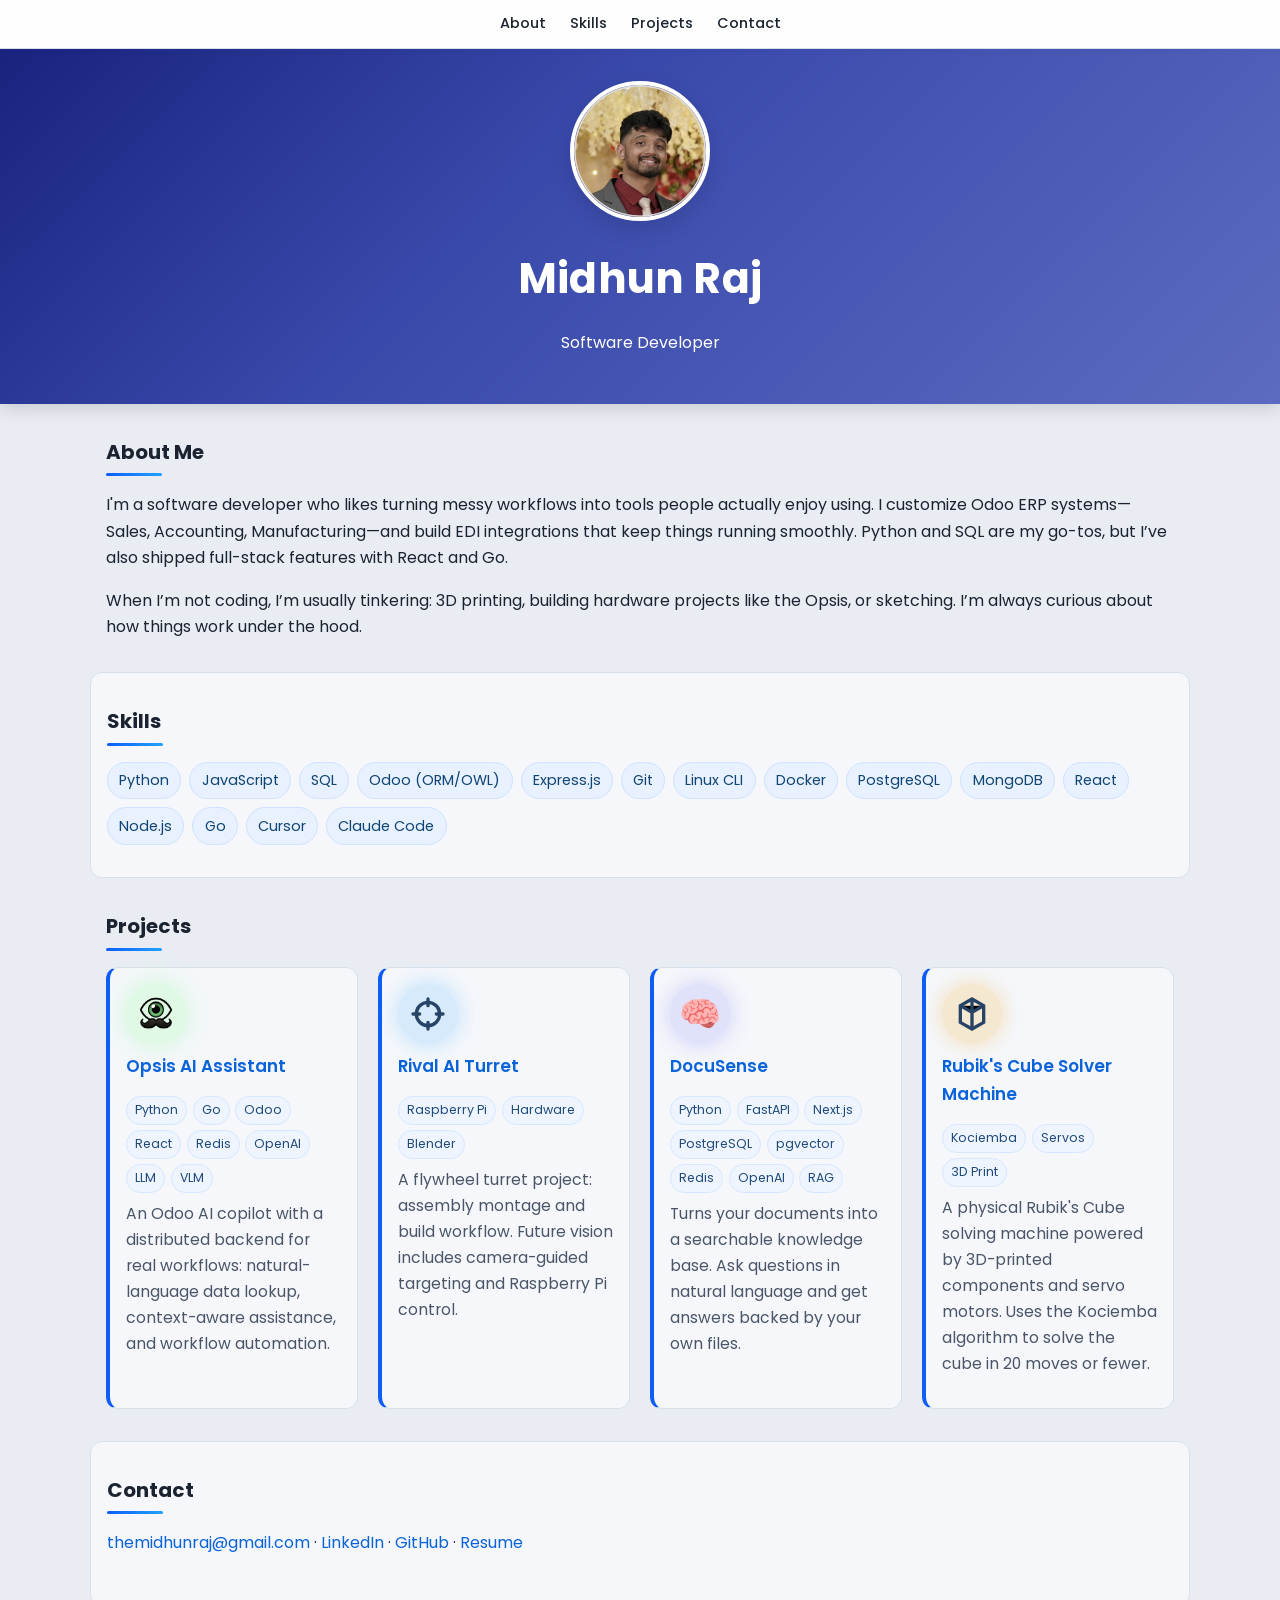
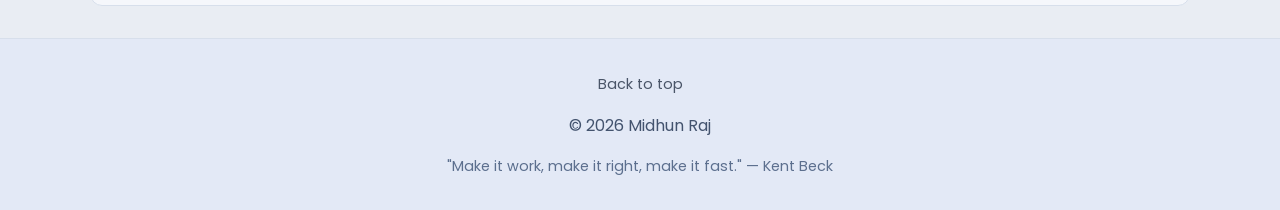
<file: index.html>
<!-- index.html -->
<!DOCTYPE html>
<html lang="en">
<head>
  <meta charset="UTF-8" />
  <base href="https://themidhunraj.github.io/midhun-raj/">
  <meta name="viewport" content="width=device-width, initial-scale=1.0" />
  <title>Midhun Raj | Software Developer</title>
  <link rel="icon" href="pfp.png">
  <meta name="description" content="Python, Odoo, and practical engineering projects." />
  <meta property="og:title" content="Midhun Raj — Software Developer">
  <meta property="og:description" content="Python, Odoo, and practical engineering projects.">
  <meta property="og:image" content="pfp.png">
  <meta name="theme-color" content="#0E5DF6">
  <link rel="stylesheet" href="style.css" />
  <link rel="preconnect" href="https://fonts.googleapis.com">
  <link href="https://fonts.googleapis.com/css2?family=Poppins:wght@300;400;600;700&display=swap" rel="stylesheet">
</head>
<body>
  <nav class="main-nav">
    <a href="#about">About</a>
    <a href="#skills">Skills</a>
    <a href="#projects">Projects</a>
    <a href="#contact">Contact</a>
  </nav>
  <header>
    <img src="pfp.png" alt="Profile Picture" class="profile-pic" loading="lazy" />
    <h1>Midhun Raj</h1>
    <p>Software Developer</p>
  </header>

  <section id="about" class="about">
    <h2>About Me</h2>
    <p>
      I'm a software developer who likes turning messy workflows into tools people actually enjoy using. I customize Odoo ERP systems—Sales, Accounting, Manufacturing—and build EDI integrations that keep things running smoothly. Python and SQL are my go-tos, but I’ve also shipped full-stack features with React and Go.
    </p>
    <p>
      When I’m not coding, I’m usually tinkering: 3D printing, building hardware projects like the Opsis, or sketching. I’m always curious about how things work under the hood.
    </p>
  </section>
  
  <section id="skills" class="skills">
    <h2>Skills</h2>
    <div class="skill-badges">
      <span>Python</span>
      <span>JavaScript</span>
      <span>SQL</span>
      <span>Odoo (ORM/OWL)</span>
      <span>Express.js</span>
      <span>Git</span>
      <span>Linux CLI</span>
      <span>Docker</span>
      <span>PostgreSQL</span>
      <span>MongoDB</span>
      <span>React</span>
      <span>Node.js</span>
      <span>Go</span>
      <span>Cursor</span>
      <span>Claude Code</span>
    </div>
  </section>

  <section id="projects" class="projects">
    <h2>Projects</h2>
    <div class="project-cards">
      <a class="card" href="https://opsis-demo.com/web" target="_blank" rel="noopener" aria-label="View Opsis AI Assistant project">
        <div class="icon-ring opsis"><img src="opsis_eye.png" alt="Opsis logo" class="card-icon" loading="lazy" /></div>
        <h3>Opsis AI Assistant</h3>
        <div class="tags"><span class="tag">Python</span><span class="tag">Go</span><span class="tag">Odoo</span><span class="tag">React</span><span class="tag">Redis</span><span class="tag">OpenAI</span><span class="tag">LLM</span><span class="tag">VLM</span></div>
        <p>An Odoo AI copilot with a distributed backend for real workflows: natural-language data lookup, context-aware assistance, and workflow automation.</p>
      </a>

      <a class="card" href="https://drive.google.com/file/d/1YmN2F2j3p-Ona-4RtJs8YWP49kPlDY98/view?usp=drive_link" target="_blank" rel="noopener" aria-label="View Rival AI Turret project">
        <div class="icon-ring blue">
          <svg viewBox="0 0 24 24" class="card-icon" aria-hidden="true">
            <circle cx="12" cy="12" r="7" fill="none" stroke="currentColor" stroke-width="2"/>
            <path d="M12 3v4M12 17v4M3 12h4M17 12h4" stroke="currentColor" stroke-width="2" stroke-linecap="round"/>
          </svg>
        </div>
        <h3>Rival AI Turret</h3>
        <div class="tags"><span class="tag">Raspberry Pi</span><span class="tag">Hardware</span><span class="tag">Blender</span></div>
        <p>A flywheel turret project: assembly montage and build workflow. Future vision includes camera-guided targeting and Raspberry Pi control.</p>
      </a>

      <a class="card" href="https://github.com/themidhunraj/docusense-rag" target="_blank" rel="noopener" aria-label="View DocuSense project on GitHub">
        <div class="icon-ring indigo"><img src="brain.png" alt="DocuSense" class="card-icon" loading="lazy" /></div>
        <h3>DocuSense</h3>
        <div class="tags"><span class="tag">Python</span><span class="tag">FastAPI</span><span class="tag">Next.js</span><span class="tag">PostgreSQL</span><span class="tag">pgvector</span><span class="tag">Redis</span><span class="tag">OpenAI</span><span class="tag">RAG</span></div>
        <p>Turns your documents into a searchable knowledge base. Ask questions in natural language and get answers backed by your own files.</p>
      </a>

      <a class="card" href="https://github.com/themidhunraj/rubiks_cube_solver" target="_blank" rel="noopener" aria-label="View Rubik's Cube Solver on GitHub">
        <div class="icon-ring orange">
          <svg viewBox="0 0 24 24" class="card-icon" aria-hidden="true">
            <path d="M12 3l7 4v10l-7 4-7-4V7l7-4z" fill="none" stroke="currentColor" stroke-width="2"/>
            <path d="M12 3v18M5 7l7 4 7-4" stroke="currentColor" stroke-width="2"/>
          </svg>
        </div>
        <h3>Rubik's Cube Solver Machine</h3>
        <div class="tags"><span class="tag">Kociemba</span><span class="tag">Servos</span><span class="tag">3D Print</span></div>
        <p>A physical Rubik's Cube solving machine powered by 3D-printed components and servo motors. Uses the Kociemba algorithm to solve the cube in 20 moves or fewer.</p>
      </a>
    </div>
  </section>

  <section id="contact" class="contact">
    <h2>Contact</h2>
    <p>
      <a href="mailto:themidhunraj@gmail.com">themidhunraj@gmail.com</a>
      · <a href="https://www.linkedin.com/in/midhun-raj-4016b7227" target="_blank" rel="noopener">LinkedIn</a>
      · <a href="https://github.com/themidhunraj" target="_blank" rel="noopener">GitHub</a>
      · <a href="resume.html">Resume</a>
    </p>
  </section>

  <footer>
    <p><a href="#" class="back-to-top">Back to top</a></p>
    <p>&copy; <span id="year"></span> Midhun Raj</p>
    <p class="quote">"Make it work, make it right, make it fast." — Kent Beck</p>
  </footer>

  <script>
    document.getElementById('year').textContent = new Date().getFullYear();
  </script>
</body>
</html>
</file>
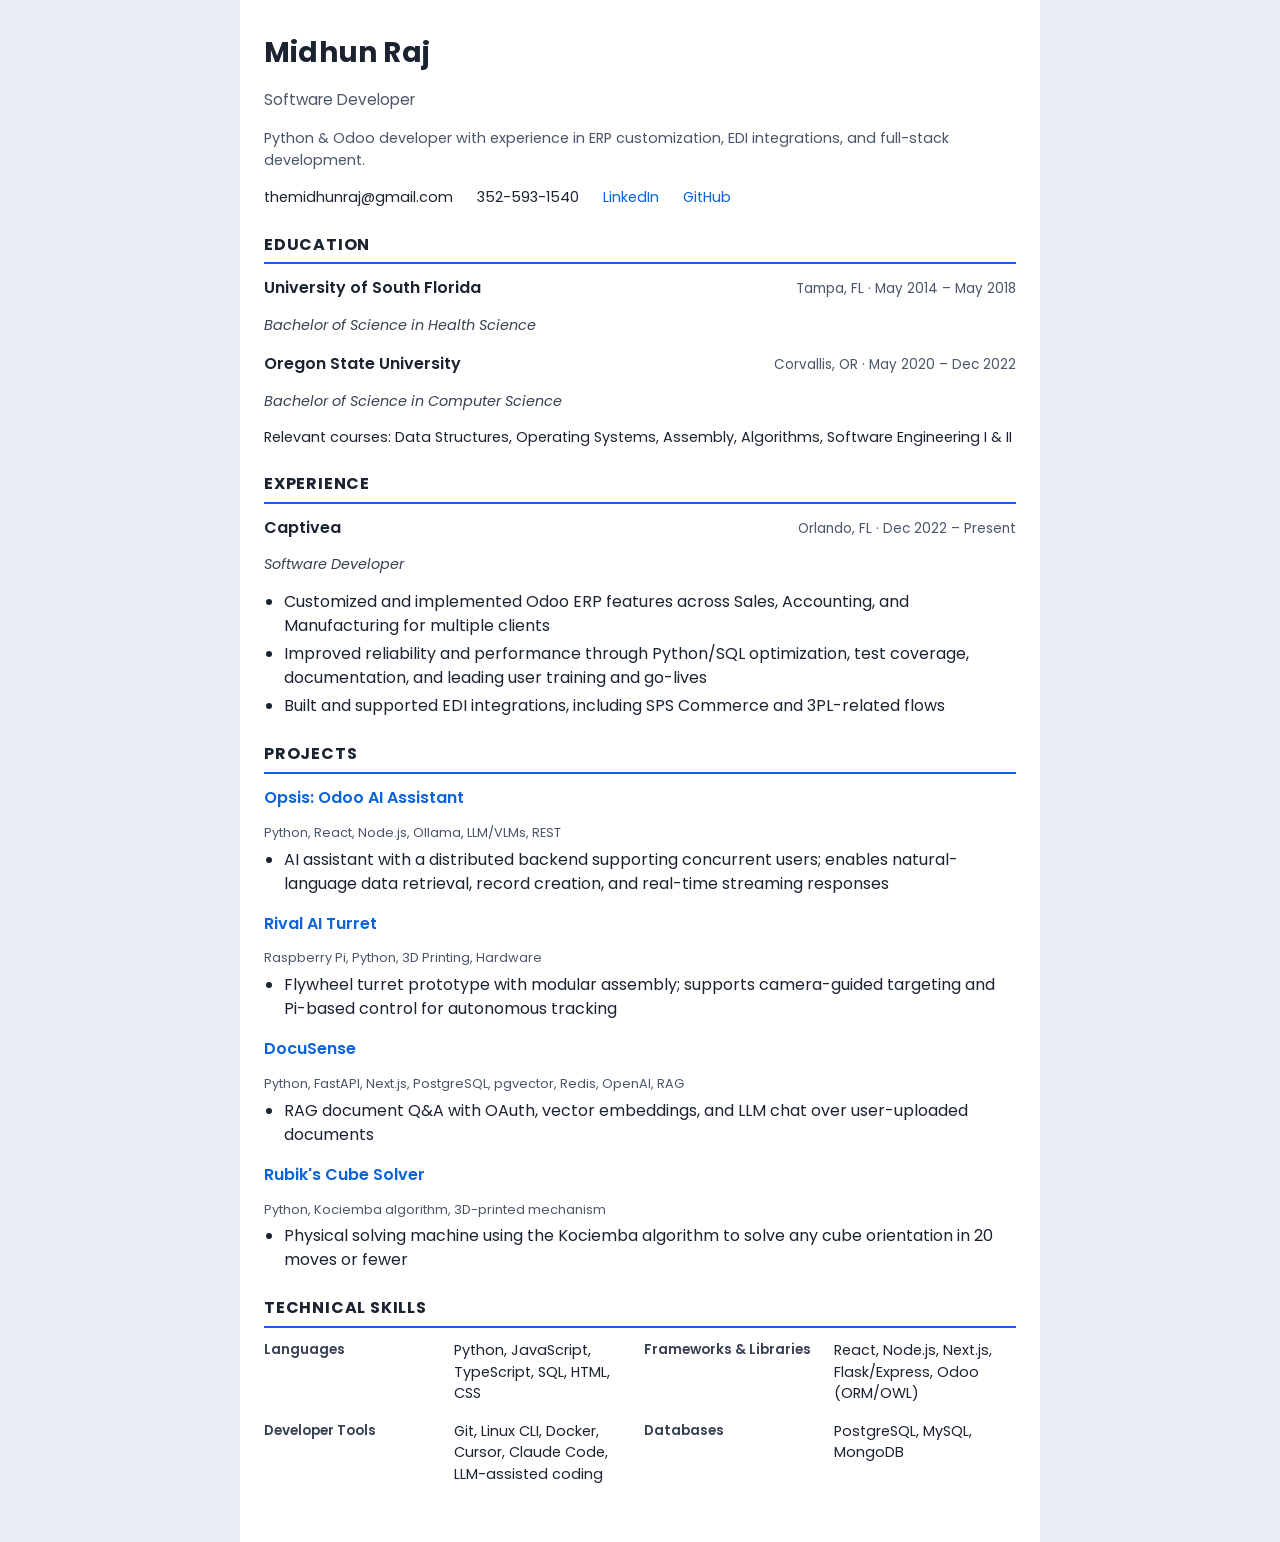
<file: resume.html>
<!-- resume.html -->
<!DOCTYPE html>
<html lang="en">
<head>
  <meta charset="UTF-8" />
  <base href="https://themidhunraj.github.io/midhun-raj/">
  <meta name="viewport" content="width=device-width, initial-scale=1.0" />
  <title>Midhun Raj | Resume</title>
  <link rel="stylesheet" href="style.css" />
  <link href="https://fonts.googleapis.com/css2?family=Poppins:wght@300;400;600;700&display=swap" rel="stylesheet">
  <style>
    /* Resume-specific styles */
    .resume-page {
      max-width: 800px;
      margin: 0 auto;
      padding: 2rem 1.5rem;
      background: #fff;
      color: #1b2330;
      font-family: 'Poppins', system-ui, sans-serif;
      line-height: 1.5;
    }
    .resume-page h1 {
      font-size: 1.75rem;
      margin: 0 0 0.25rem;
      font-weight: 700;
    }
    .resume-page .subtitle {
      font-size: 0.95rem;
      color: #4a5568;
      margin-bottom: 1rem;
    }
    .resume-page .contact-row {
      display: flex;
      flex-wrap: wrap;
      gap: 0.5rem 1.5rem;
      font-size: 0.9rem;
      margin-bottom: 1.5rem;
    }
    .resume-page .contact-row a {
      color: #0b63d9;
      text-decoration: none;
    }
    .resume-page .contact-row a:hover { text-decoration: underline; }
    .resume-page h2 {
      font-size: 1rem;
      font-weight: 700;
      text-transform: uppercase;
      letter-spacing: 0.05em;
      border-bottom: 2px solid #0E5DF6;
      padding-bottom: 0.35rem;
      margin: 1.5rem 0 0.75rem;
    }
    .resume-page .entry {
      margin-bottom: 1rem;
    }
    .resume-page .entry-header {
      display: flex;
      justify-content: space-between;
      align-items: baseline;
      flex-wrap: wrap;
      gap: 0.25rem;
    }
    .resume-page .entry-title { font-weight: 600; font-size: 1rem; }
    .resume-page a.entry-title { color: #0b63d9; text-decoration: none; }
    .resume-page a.entry-title:hover { text-decoration: underline; }
    .resume-page .entry-meta {
      font-size: 0.85rem;
      color: #4a5568;
    }
    .resume-page .entry-sub { font-style: italic; font-size: 0.9rem; color: #374151; }
    .resume-page ul {
      margin: 0.35rem 0 0;
      padding-left: 1.25rem;
    }
    .resume-page li { margin-bottom: 0.25rem; }
    .resume-page .skills-grid {
      display: grid;
      grid-template-columns: repeat(auto-fill, minmax(180px, 1fr));
      gap: 0.5rem;
      margin-top: 0.5rem;
    }
    .resume-page .skills-grid dt {
      font-weight: 600;
      font-size: 0.85rem;
      color: #374151;
    }
    .resume-page .skills-grid dd {
      margin: 0 0 0.5rem;
      font-size: 0.9rem;
    }
    .resume-page .project-tags {
      font-size: 0.8rem;
      color: #4a5568;
      margin-bottom: 0.25rem;
    }
    @media print {
      .resume-page { padding: 1rem; }
      .resume-page h2 { margin-top: 1rem; }
      body { background: #fff; }
    }
  </style>
</head>
<body>
  <main class="resume-page">
    <h1>Midhun Raj</h1>
    <p class="subtitle">Software Developer</p>
    <p style="margin: 0 0 1rem; font-size: 0.9rem; color: #4a5568;">Python & Odoo developer with experience in ERP customization, EDI integrations, and full-stack development.</p>
    <div class="contact-row">
      <span>themidhunraj@gmail.com</span>
      <span>352-593-1540</span>
      <a href="https://www.linkedin.com/in/midhun-raj-4016b7227" target="_blank" rel="noopener">LinkedIn</a>
      <a href="https://github.com/themidhunraj" target="_blank" rel="noopener">GitHub</a>
    </div>

    <h2>Education</h2>
    <div class="entry">
      <div class="entry-header">
        <span class="entry-title">University of South Florida</span>
        <span class="entry-meta">Tampa, FL · May 2014 – May 2018</span>
      </div>
      <p class="entry-sub">Bachelor of Science in Health Science</p>
    </div>
    <div class="entry">
      <div class="entry-header">
        <span class="entry-title">Oregon State University</span>
        <span class="entry-meta">Corvallis, OR · May 2020 – Dec 2022</span>
      </div>
      <p class="entry-sub">Bachelor of Science in Computer Science</p>
      <p style="margin: 0.25rem 0 0; font-size: 0.9rem;">Relevant courses: Data Structures, Operating Systems, Assembly, Algorithms, Software Engineering I & II</p>
    </div>

    <h2>Experience</h2>
    <div class="entry">
      <div class="entry-header">
        <span class="entry-title">Captivea</span>
        <span class="entry-meta">Orlando, FL · Dec 2022 – Present</span>
      </div>
      <p class="entry-sub">Software Developer</p>
      <ul>
        <li>Customized and implemented Odoo ERP features across Sales, Accounting, and Manufacturing for multiple clients</li>
        <li>Improved reliability and performance through Python/SQL optimization, test coverage, documentation, and leading user training and go-lives</li>
        <li>Built and supported EDI integrations, including SPS Commerce and 3PL-related flows</li>
      </ul>
    </div>

    <h2>Projects</h2>
    <div class="entry">
      <div class="entry-header">
        <a href="https://opsis-demo.com/web" target="_blank" rel="noopener" class="entry-title">Opsis: Odoo AI Assistant</a>
      </div>
      <p class="project-tags">Python, React, Node.js, Ollama, LLM/VLMs, REST</p>
      <ul>
        <li>AI assistant with a distributed backend supporting concurrent users; enables natural-language data retrieval, record creation, and real-time streaming responses</li>
      </ul>
    </div>
    <div class="entry">
      <div class="entry-header">
        <a href="https://drive.google.com/file/d/1YmN2F2j3p-Ona-4RtJs8YWP49kPlDY98/view?usp=drive_link" target="_blank" rel="noopener" class="entry-title">Rival AI Turret</a>
      </div>
      <p class="project-tags">Raspberry Pi, Python, 3D Printing, Hardware</p>
      <ul>
        <li>Flywheel turret prototype with modular assembly; supports camera-guided targeting and Pi-based control for autonomous tracking</li>
      </ul>
    </div>
    <div class="entry">
      <div class="entry-header">
        <a href="https://github.com/themidhunraj/docusense-rag" target="_blank" rel="noopener" class="entry-title">DocuSense</a>
      </div>
      <p class="project-tags">Python, FastAPI, Next.js, PostgreSQL, pgvector, Redis, OpenAI, RAG</p>
      <ul>
        <li>RAG document Q&A with OAuth, vector embeddings, and LLM chat over user-uploaded documents</li>
      </ul>
    </div>
    <div class="entry">
      <div class="entry-header">
        <a href="https://github.com/themidhunraj/rubiks_cube_solver" target="_blank" rel="noopener" class="entry-title">Rubik's Cube Solver</a>
      </div>
      <p class="project-tags">Python, Kociemba algorithm, 3D-printed mechanism</p>
      <ul>
        <li>Physical solving machine using the Kociemba algorithm to solve any cube orientation in 20 moves or fewer</li>
      </ul>
    </div>

    <h2>Technical Skills</h2>
    <dl class="skills-grid">
      <dt>Languages</dt>
      <dd>Python, JavaScript, TypeScript, SQL, HTML, CSS</dd>
      <dt>Frameworks & Libraries</dt>
      <dd>React, Node.js, Next.js, Flask/Express, Odoo (ORM/OWL)</dd>
      <dt>Developer Tools</dt>
      <dd>Git, Linux CLI, Docker, Cursor, Claude Code, LLM-assisted coding</dd>
      <dt>Databases</dt>
      <dd>PostgreSQL, MySQL, MongoDB</dd>
    </dl>
  </main>
</body>
</html>
</file>
<file: style.css>
:root{
  --bg-1:#e9edf3;   /* page background: soft slate */
  --bg-2:#f5f7fb;   /* cards/alt sections: muted light */
  --ink:#1b2330;
  --muted:#4a5568;
  --accent-1:#0E5DF6;
  --accent-2:#22A2FF;
  --border:#d7dfeb;
  --chip-bg:#e8f1ff;
  --chip-border:#cfe2ff;
}

*{box-sizing:border-box}
html{scroll-behavior:smooth}
html,body{height:100%}
body{
  font-family:'Poppins',system-ui,-apple-system,Segoe UI,Roboto,Arial,sans-serif;
  margin:0;
  color:var(--ink);
  background:var(--bg-1);
  line-height:1.65;
  -webkit-font-smoothing:antialiased;
  -moz-osx-font-smoothing:grayscale;
}

h1,h2,h3{margin:0 0 .6rem}
h1{font-size:clamp(2rem,1.4rem + 2vw,2.6rem);letter-spacing:.2px}
h2{font-size:1.25rem}
h3{font-size:1.06rem}

a{color:#0b63d9;text-decoration:none}
a:hover{text-decoration:underline}

.main-nav{
  position:sticky;
  top:0;
  z-index:100;
  display:flex;
  justify-content:center;
  gap:1.5rem;
  padding:.75rem 1rem;
  background:rgba(255,255,255,.95);
  backdrop-filter:blur(8px);
  border-bottom:1px solid var(--border);
  box-shadow:0 1px 8px rgba(0,0,0,.04)
}
.main-nav a{
  font-size:.9rem;
  font-weight:500;
  color:var(--ink)
}
.main-nav a:hover{color:var(--accent-1);text-decoration:none}

header{
  background:linear-gradient(135deg,#1a237e 0%,#3949ab 40%,#5c6bc0 100%);
  color:#fff;
  padding:2rem 0;
  text-align:center;
  box-shadow:0 4px 18px rgba(0,0,0,.15);
}
.profile-pic{
  width:140px;height:140px;border-radius:50%;
  object-fit:cover;margin:0 auto 1rem;border:4px solid #fff;
  box-shadow:0 8px 22px rgba(0,0,0,.12);
}

section{
  max-width:1100px;
  margin:2rem auto;
  padding:0 1rem;
  opacity:0;transform:translateY(22px);
  animation:fadeIn .5s ease-out forwards;animation-delay:.12s;
}
section:nth-of-type(even){
  background:var(--bg-2);
  border:1px solid var(--border);
  padding:2rem 1rem;
  border-radius:12px;
}

.about h2,.skills h2,.projects h2,.contact h2{
  position:relative;padding-bottom:.45rem
}
.about h2::after,.skills h2::after,.projects h2::after,.contact h2::after{
  content:"";position:absolute;left:0;bottom:0;width:56px;height:3px;
  background:linear-gradient(90deg,var(--accent-1),var(--accent-2));
  border-radius:3px
}

@keyframes fadeIn{to{opacity:1;transform:none}}

.skill-badges{
  display:flex;flex-wrap:wrap;gap:.5rem;margin-top:1rem
}
.skill-badges span{
  background:var(--chip-bg);
  border:1px solid var(--chip-border);
  color:#0f4473;
  padding:.38rem .7rem;
  border-radius:999px;
  font-size:.9rem;
  white-space:nowrap
}

.project-cards{
  display:grid;
  grid-template-columns:repeat(4,minmax(220px,1fr));
  gap:1.25rem;margin-top:1rem
}
@media (max-width:1100px){.project-cards{grid-template-columns:repeat(2,minmax(260px,1fr))}}
@media (max-width:620px){.project-cards{grid-template-columns:1fr}}

.card{
  display:flex;flex-direction:column;
  background:var(--bg-2);
  border:1px solid var(--border);
  border-left:4px solid var(--accent-1);
  border-radius:12px;
  padding:1rem;
  color:inherit;
  text-decoration:none;
  transition:transform .16s ease,box-shadow .16s ease,border-color .16s ease,background .16s ease
}
.card:hover{
  transform:translateY(-3px);
  box-shadow:0 10px 22px rgba(13,71,161,.10);
  border-color:#5aa4ff;
  background:#f1f4fa;
}
.card:focus-visible{
  outline:3px solid rgba(14,93,246,.35);outline-offset:2px;border-radius:12px
}
.card h3{color:#0b63d9;font-weight:600}
.card p{color:var(--muted);font-size:.98rem;margin-top:.35rem}

.tags{display:flex;flex-wrap:wrap;gap:.35rem;margin:.35rem 0 .2rem}
.tag{
  font-size:.78rem;padding:.18rem .5rem;border-radius:999px;
  background:#eef5ff;color:#204a7a;border:1px solid #d6e7ff
}

.card-icon,.card img.card-icon{width:40px;height:40px;color:#274466}
.icon-ring{
  width:60px;height:60px;border-radius:50%;
  display:grid;place-items:center;margin-bottom:.6rem;
  background:rgba(12,190,120,.12);
  box-shadow:0 0 22px rgba(12,190,120,.28)
}
.icon-ring.opsis{background:rgba(124,255,123,.18);box-shadow:0 0 26px rgba(124,255,123,.34)}
.icon-ring.blue{background:rgba(34,162,255,.15);box-shadow:0 0 22px rgba(34,162,255,.28)}
.icon-ring.indigo{background:rgba(99,102,241,.15);box-shadow:0 0 22px rgba(99,102,241,.28)}
.icon-ring.orange{background:rgba(245,158,11,.18);box-shadow:0 0 22px rgba(245,158,11,.30)}

footer{
  text-align:center;padding:1rem;background:#e3e9f6;color:#43536e;
  border-top:1px solid var(--border)
}
.quote{font-size:.9rem;color:#5c6f8e}
.back-to-top{font-size:.9rem;color:var(--muted)}
.back-to-top:hover{color:var(--accent-1)}
</file>
